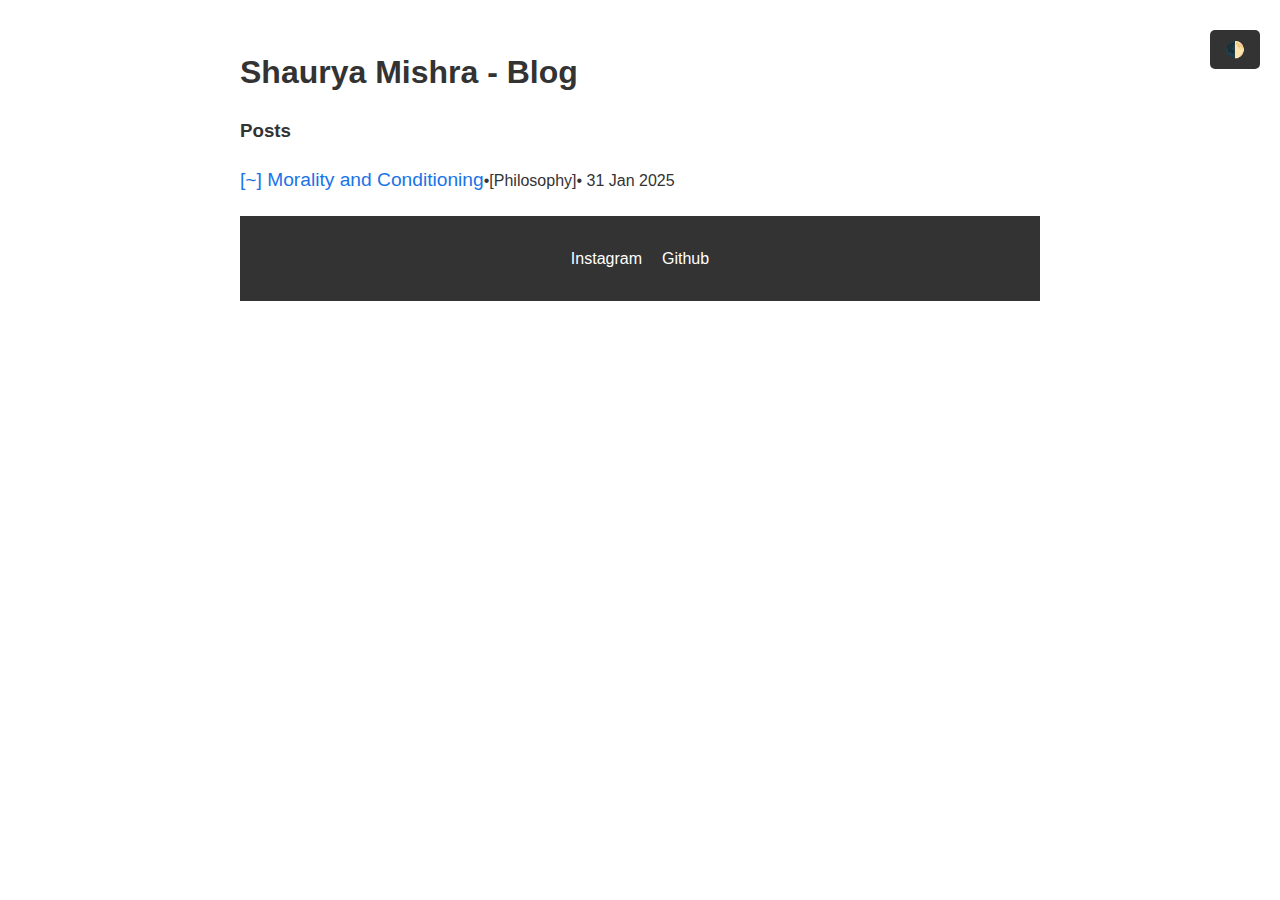
<file: index.html>
<!DOCTYPE html>
<html lang="en">
<head>
    <meta charset="UTF-8">
    <meta name="viewport" content="width=device-width, initial-scale=1.0">
    <title>Shaurya Mishra</title>
    <link rel="stylesheet" href="styles/style.css">
</head>
<body>
    <div class="container">
        <h2>Shaurya Mishra - Blog</h2>
        <ul class="blog-list">
            <h3>Posts</h3>
            <li><a href="blogs/blog1.html">[~] Morality and Conditioning</a>•[Philosophy]• 31 Jan 2025</li>
        </ul>

    <div class="button-container">
        <button onclick="toggleDarkMode()">🌓</button>
    </div>

    <footer>
        <div class="footer-content">
            <ul class="social-media">
                <li><a href="https://www.instagram.com/for.shaur/" target="_blank">Instagram</a></li>
                <li><a href="https://github.com/shaur-codes/" target="_blank">Github</a></li>
            </ul>
        </div>
    </footer>

    <script>
        function toggleDarkMode() {
            const body = document.body;
            body.classList.toggle('dark-mode');
        }

    </script>
</body>
</html>
</file>
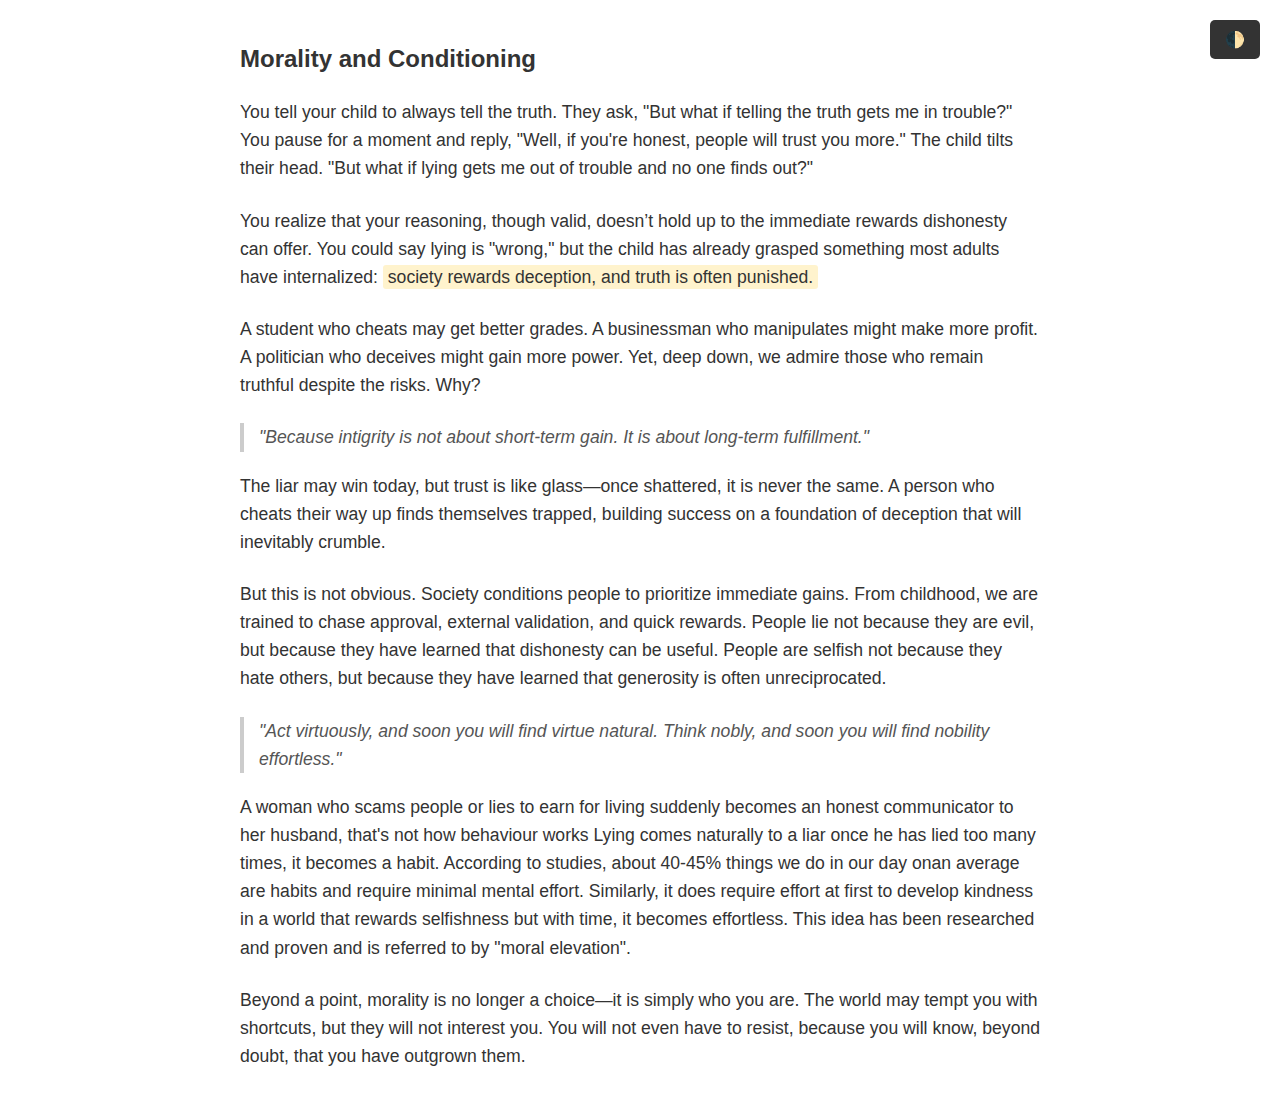
<file: blogs/blog1.html>
<!DOCTYPE html>
<html lang="en">
<head>
  <meta charset="UTF-8">
  <meta name="viewport" content="width=device-width, initial-scale=1.0">
  <title>Virtue Is Its Own Reward</title>
  <style>
    body {
      font-family: Arial, sans-serif;
      line-height: 1.6;
      margin: 0;
      padding: 20px;
      background-color: #ffffff;
      color: #333333;
      transition: background-color 0.3s, color 0.3s;
    }

    .dark-mode {
      background-color: #121212;
      color: #e0e0e0;
    }

    .container {
      max-width: 800px;
      margin: 0 auto;
    }

    h1 {
      font-size: 2.5rem;
      margin-bottom: 20px;
    }

    p {
      font-size: 1.1rem;
      margin-bottom: 1.5rem;
    }

    .highlight {
      background-color: #fff3cd;
      padding: 2px 5px;
      border-radius: 3px;
    }

    .dark-mode .highlight {
      background-color: #ffecb3;
      color: #121212;
    }

    .quote {
      font-style: italic;
      border-left: 4px solid #ccc;
      padding-left: 15px;
      margin: 20px 0;
      color: #555;
    }

    .dark-mode .quote {
      color: #b0b0b0;
      border-left-color: #666;
    }

    button {
      position: fixed;
      top: 20px;
      right: 20px;
      padding: 10px 15px;
      font-size: 1rem;
      background-color: #333;
      color: #fff;
      border: none;
      border-radius: 5px;
      cursor: pointer;
      transition: background-color 0.3s;
    }

    .dark-mode button {
      background-color: #e0e0e0;
      color: #121212;
    }
  </style>
</head>
<body>
  <div class="container">
    <h2>Morality and Conditioning</h2>
    <p>
      You tell your child to always tell the truth. They ask, "But what if telling the truth gets me in trouble?" You pause for a moment and reply, "Well, if you're honest, people will trust you more." The child tilts their head. "But what if lying gets me out of trouble and no one finds out?"
    </p>
    <p>
      You realize that your reasoning, though valid, doesn’t hold up to the immediate rewards dishonesty can offer. You could say lying is "wrong," but the child has already grasped something most adults have internalized: <span class="highlight">society rewards deception, and truth is often punished.</span>
    </p>
    <p>
      A student who cheats may get better grades. A businessman who manipulates might make more profit. A politician who deceives might gain more power. Yet, deep down, we admire those who remain truthful despite the risks. Why?
    </p>
    <p class="quote">
      "Because intigrity is not about short-term gain. It is about long-term fulfillment."
    </p>
    <p>
      The liar may win today, but trust is like glass—once shattered, it is never the same. A person who cheats their way up finds themselves trapped, building success on a foundation of deception that will inevitably crumble.
    </p>
    <p>
      But this is not obvious. Society conditions people to prioritize immediate gains. From childhood, we are trained to chase approval, external validation, and quick rewards. People lie not because they are evil, but because they have learned that dishonesty can be useful. People are selfish not because they hate others, but because they have learned that generosity is often unreciprocated.
    </p>
    <p class="quote">
      "Act virtuously, and soon you will find virtue natural. Think nobly, and soon you will find nobility effortless."
    </p>
    <p>A woman who scams people or lies to earn for living suddenly becomes an honest communicator to her husband, that's not how behaviour works Lying comes naturally to a liar once he has lied too many times, it becomes a habit. According to studies, about 40-45% things we do in our day onan average are habits and require minimal mental effort. Similarly, it does require effort at first to develop kindness in a world that rewards selfishness but with time, it becomes effortless. This idea has been researched and proven and is referred to by "moral elevation".</p>

    <p>
      Beyond a point, morality is no longer a choice—it is simply who you are. The world may tempt you with shortcuts, but they will not interest you. You will not even have to resist, because you will know, beyond doubt, that you have outgrown them.
    </p>
  </div>

  <button onclick="toggleDarkMode()">🌓</button>

  <script>
    function toggleDarkMode() {
      const body = document.body;
      body.classList.toggle('dark-mode');
    }
  </script>
</body>
</html>
</file>
<file: styles/style.css>
/* styles/style.css */
body {
    font-family: Arial, sans-serif;
    line-height: 1.6;
    margin: 0;
    padding: 20px;
    background-color: #ffffff;
    color: #333333;
    transition: background-color 0.3s, color 0.3s;
}

.dark-mode {
    background-color: #121212;
    color: #e0e0e0;
}

.container {
    max-width: 800px;
    margin: 0 auto;
}

h1 {
    font-size: 2.5rem;
    margin-bottom: 20px;
}

h2 {
    font-size: 2rem;
    margin-bottom: 15px;
}

p {
    font-size: 1.1rem;
    margin-bottom: 1.5rem;
}

.highlight {
    background-color: #fff3cd;
    padding: 2px 5px;
    border-radius: 3px;
}

.dark-mode .highlight {
    background-color: #ffecb3;
    color: #121212;
}

.quote {
    font-style: italic;
    border-left: 4px solid #ccc;
    padding-left: 15px;
    margin: 20px 0;
    color: #555;
}

.dark-mode .quote {
    color: #b0b0b0;
    border-left-color: #666;
}

/* Button Container for Search and Dark Mode */
.button-container {
    display: flex;
    gap: 10px; /* Adjust spacing between buttons */
    justify-content: flex-end; /* Align to the right */
    margin-top: 10px; /* Add some space above the buttons */
    position: fixed; /* Keep buttons in place on scroll */
    top: 20px; /* Adjust vertical position */
    right: 20px; /* Adjust horizontal position */
    z-index: 10; /* Ensure buttons are above other content */
}

button {
    padding: 10px 15px;
    font-size: 1rem;
    background-color: #333;
    color: #fff;
    border: none;
    border-radius: 5px;
    cursor: pointer;
    transition: background-color 0.3s;
}

.dark-mode button {
    background-color: #e0e0e0;
    color: #121212;
}

a {
    color: #1a73e8;
    text-decoration: none;
}

.dark-mode a {
    color: #8ab4f8;
}

a:hover {
    text-decoration: underline;
}

.blog-list {
    list-style-type: none;
    padding: 0;
}

.blog-list li {
    margin-bottom: 15px;
}

.blog-list li a {
    font-size: 1.2rem;
}

/* Search Bar Styling */
#searchBar {
    padding: 8px;
    border: 1px solid #ccc;
    border-radius: 5px;
    margin-bottom: 10px; /* Add some space below */
    width: 200px; /* Adjust width as needed */
}

footer {
    background-color: #333; /* Darker footer background */
    color: #fff;
    padding: 20px;
    text-align: center;
    margin-top: 20px; /* Space above the footer */
}

.footer-content {
    max-width: 800px;
    margin: 0 auto;
}

.social-media {
    list-style: none;
    padding: 0;
    margin: 10px 0; /* Space around social media links */
    display: flex;
    justify-content: center; /* Center the links */
    gap: 20px; /* Space between the links */
}

.social-media li a {
    color: #fff;
    text-decoration: none;
}

.social-media li a:hover {
    text-decoration: underline;
}

.about-me {
    margin-top: 20px;
    text-align: center; /* Center the content */
}

.about-me img {
    border-radius: 50%; /* Make the image circular */
    margin-bottom: 10px;
}

.recent-posts {
    margin-top: 20px;
}

.recent-posts ul {
    list-style: none;
    padding: 0;
}

.recent-posts li {
    margin-bottom: 10px;
}
</file>
